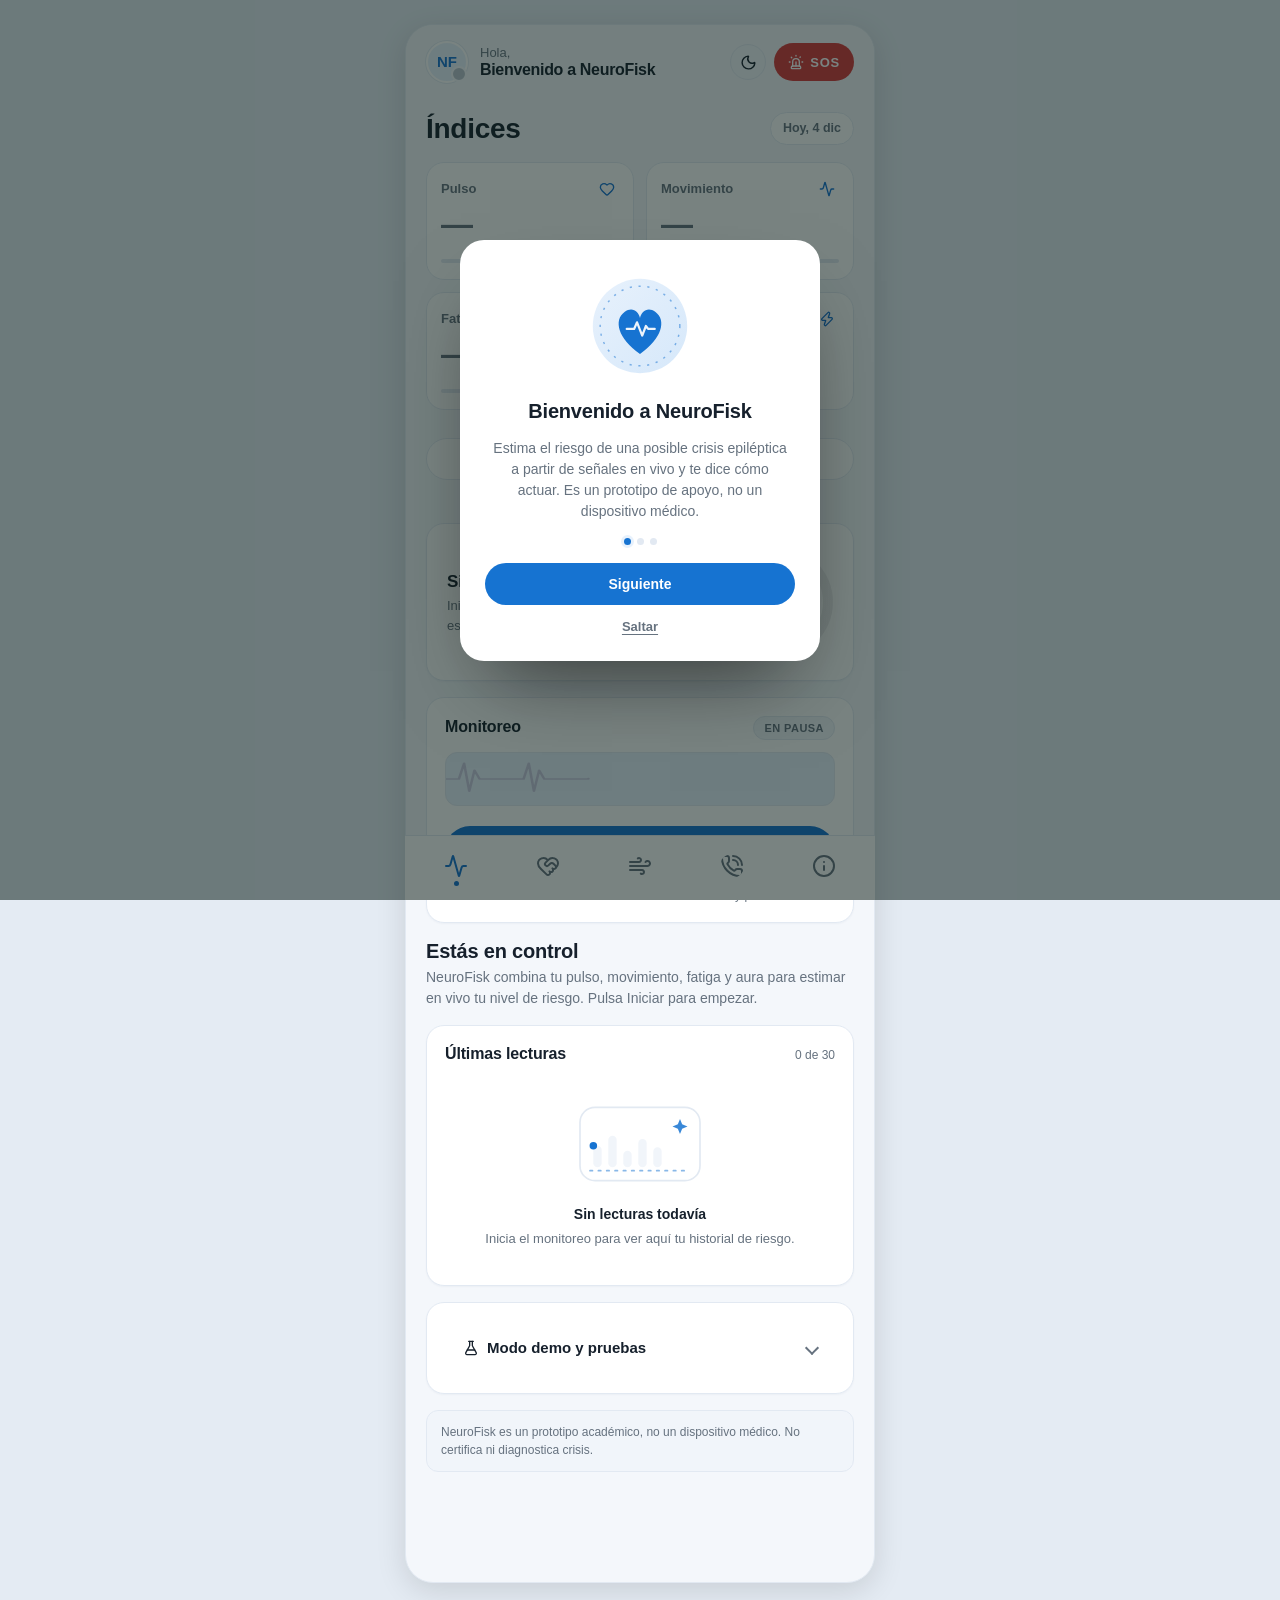
<file: neurofisk/index.html>
<!doctype html>
<html lang="es">
  <head>
    <meta charset="UTF-8" />
    <meta name="viewport" content="width=device-width, initial-scale=1.0, viewport-fit=cover" />
    <meta
      name="description"
      content="NeuroFisk: app que estima el riesgo de una posible crisis epiléptica a partir de señales en vivo y te recomienda cómo actuar."
    />
    <meta name="theme-color" content="#f2f2f7" />
    <script>
      (function () {
        try {
          var t = localStorage.getItem("nr-tema");
          var oscuro =
            t === "oscuro" ||
            ((!t || t === "sistema") &&
              window.matchMedia("(prefers-color-scheme: dark)").matches);
          var resuelto = oscuro ? "oscuro" : "claro";
          var raiz = document.documentElement;
          raiz.dataset.theme = resuelto;
          raiz.style.colorScheme = oscuro ? "dark" : "light";
          var meta = document.querySelector('meta[name="theme-color"]');
          if (meta) meta.setAttribute("content", oscuro ? "#000000" : "#f2f2f7");
        } catch (e) {}
      })();
    </script>
    <meta name="apple-mobile-web-app-capable" content="yes" />
    <meta name="apple-mobile-web-app-status-bar-style" content="default" />
    <meta name="apple-mobile-web-app-title" content="NeuroFisk" />
    <link rel="apple-touch-icon" href="./icono-apple-180.png" />
    <title>NeuroFisk — Monitoreo de crisis epilépticas</title>
    <link rel="preconnect" href="https://fonts.googleapis.com" />
    <link rel="preconnect" href="https://fonts.gstatic.com" crossorigin />
    <link
      href="https://fonts.googleapis.com/css2?family=JetBrains+Mono:wght@400;500&display=swap"
      rel="stylesheet"
    />
    <link rel="icon" type="image/svg+xml" href="./favicon.svg" />
    <script type="module" crossorigin src="./assets/index-CKJlkEEa.js"></script>
    <link rel="stylesheet" crossorigin href="./assets/index-DP1WGC_u.css">
  <link rel="manifest" href="./manifest.webmanifest"><script id="vite-plugin-pwa:register-sw" src="./registerSW.js" defer></script></head>
  <body>
    <div id="root"></div>
  </body>
</html>
</file>
<file: neurofisk/assets/index-DP1WGC_u.css>
:root{--lightningcss-light:initial;--lightningcss-dark: ;color-scheme:light;--fondo:#e6e3f4;--fondo-app:#f5f4fb;--superficie:#fff;--superficie-suave:#efedfa;--borde:#e4e1f3;--texto:#211c33;--texto-suave:#635c7a;--acento:#7c3aed;--acento-2:#d946ef;--acento-oscuro:#5b21b6;--acento-suave:#f3e8ff;--acento-suave-2:#e9d5ff;--acento-rgb:124, 58, 237;--acento-2-rgb:217, 70, 239;--ideal:#26a35c;--ideal-2:#46cb7c;--ideal-suave:#e6f7ed;--destacar:#e8a13c;--destacar-2:#f4c76a;--destacar-suave:#fdf4e4;--peligro:#dc4b4b;--peligro-2:#f17575;--peligro-suave:#fdeaea;--radio:20px;--radio-peq:12px;--fs-xs:12px;--fs-sm:13px;--fs-base:15px;--fs-md:15px;--fs-lg:17px;--fs-titulo:22px;--sp-1:6px;--sp-2:8px;--sp-3:10px;--sp-4:12px;--sp-5:14px;--sp-6:16px;--sp-7:20px;--sombra:0 1px 2px #16102a0d, 0 14px 32px -16px #16102a38;--sombra-alta:0 30px 60px -28px #16102a61;--grad-acento:linear-gradient(135deg, #d946ef 0%, #7c3aed 55%, #5b21b6 100%);--fuente:"Inter", system-ui, -apple-system, "Segoe UI", Roboto, sans-serif;--fuente-titulo:"Plus Jakarta Sans", "Inter", system-ui, -apple-system, "Segoe UI", Roboto, sans-serif}*{box-sizing:border-box;margin:0;padding:0}html{scroll-behavior:smooth}body{font-family:var(--fuente);color:var(--texto);background:var(--fondo);-webkit-font-smoothing:antialiased;-webkit-tap-highlight-color:transparent;line-height:1.6}button{font-family:inherit}h1,h2,h3{font-family:var(--fuente-titulo);letter-spacing:-.02em;color:var(--texto);text-wrap:balance;line-height:1.25}p{color:var(--texto-suave);text-wrap:pretty}::selection{background:var(--acento);color:#fff}:focus-visible{outline:3px solid var(--acento);outline-offset:2px;border-radius:6px}.app-fondo{background:radial-gradient(60% 50% at 12% -5%, rgba(var(--acento-2-rgb), .28), transparent 62%), radial-gradient(48% 42% at 92% 8%, #ec489929, transparent 60%), radial-gradient(65% 55% at 85% 105%, rgba(var(--acento-rgb), .22), transparent 62%), var(--fondo);background-attachment:fixed;min-height:100dvh;position:relative}.app-tel{z-index:1;background:linear-gradient(#f8f7fd 0%,#f1f0f9 100%);flex-direction:column;max-width:470px;min-height:100dvh;margin:0 auto;display:flex;position:relative}.app-tel:before{content:"";z-index:0;pointer-events:none;background:radial-gradient(120% 38% at 100% 0%, rgba(var(--acento-2-rgb), .1), transparent 62%), radial-gradient(120% 42% at 0% 100%, #ec489917, transparent 62%);position:absolute;inset:0}@media (width>=500px){.app-tel{box-shadow:var(--sombra-alta), 0 0 0 1px rgba(var(--acento-rgb), .06);border-left:1px solid #ffffffb3;border-right:1px solid #ffffffb3}.app-fondo{padding:24px 0}.app-tel{border-radius:34px;min-height:calc(100dvh - 48px);overflow:hidden}}.app-cabecera{z-index:20;padding:calc(14px + env(safe-area-inset-top)) 20px 12px;-webkit-backdrop-filter:blur(18px)saturate(160%);background:#faf9fdb8;justify-content:space-between;align-items:center;gap:12px;display:flex;position:sticky;top:0;box-shadow:0 14px 30px -26px #16102ab3}.app-cabecera:after{content:"";background:linear-gradient(90deg, transparent, rgba(var(--acento-rgb), .28), transparent);height:1px;position:absolute;inset:auto 0 0}.app-marca{align-items:center;gap:12px;display:flex}.app-logo{background:var(--grad-acento);color:#fff;width:42px;height:42px;font-family:var(--fuente-titulo);box-shadow:0 12px 24px -8px rgba(var(--acento-rgb), .75), inset 0 1px 0 #ffffff8c;border-radius:13px;place-items:center;font-size:15px;font-weight:700;display:grid;position:relative}.app-marca strong{font-family:var(--fuente-titulo);letter-spacing:-.02em;font-size:16px;display:block}.app-estado{color:var(--texto-suave);align-items:center;gap:6px;font-size:12px;display:inline-flex}.app-estado.on{color:var(--ideal)}.app-estado.on:before,.app-estado:not(.on):before{content:"";border-radius:50%;width:8px;height:8px}.app-estado.on:before{background:var(--ideal-2);box-shadow:0 0 0 3px var(--ideal-suave), 0 0 12px var(--ideal-2);animation:2s infinite pulso}.app-estado:not(.on):before{background:#b9b3cc}.app-version{color:var(--texto-suave);background:var(--superficie-suave);border:1px solid var(--borde);white-space:nowrap;border-radius:999px;padding:4px 10px;font-size:11px;font-weight:600}.app-cabecera-acciones{align-items:center;gap:8px;display:flex}.boton-tema{border:1px solid var(--borde);background:var(--superficie-suave);width:36px;height:36px;color:var(--texto);cursor:pointer;border-radius:999px;flex:none;place-items:center;transition:transform .16s,background .2s,color .2s,box-shadow .2s;display:grid}.boton-tema:hover{color:var(--acento);background:var(--acento-suave);box-shadow:0 10px 20px -12px rgba(var(--acento-rgb), .85)}.boton-tema:active{transform:scale(.9)}@media (width<=380px){.app-version{display:none}}.seg-control{background:var(--superficie-suave);border:1px solid var(--borde);border-radius:999px;gap:4px;padding:4px;display:inline-flex}.seg-opcion{color:var(--texto-suave);cursor:pointer;background:0 0;border:none;border-radius:999px;padding:7px 15px;font-size:13px;font-weight:600;transition:background .2s,color .2s,box-shadow .2s}.seg-opcion:hover{color:var(--acento)}.seg-opcion.activo{background:var(--grad-acento);color:#fff;box-shadow:0 10px 20px -12px rgba(var(--acento-rgb), .9)}.preferencia{flex-wrap:wrap;justify-content:space-between;align-items:center;gap:14px;display:flex}@keyframes pulso{0%,to{opacity:1}50%{opacity:.35}}.app-contenido{z-index:1;padding:20px 20px calc(150px + env(safe-area-inset-bottom));flex:1;position:relative}.pagina{flex-direction:column;gap:16px;display:flex}.pagina>:first-child{animation-delay:20ms}.pagina>:nth-child(7){animation-delay:.26s}.pagina>:nth-child(n+8){animation-delay:.3s}@keyframes aparecer{0%{opacity:0;transform:translateY(12px)}to{opacity:1;transform:translateY(0)}}.pagina>div:first-child .seccion-titulo{background:linear-gradient(115deg,#5b21b6 0%,#7c3aed 38%,#d946ef 72%,#ec4899 100%);-webkit-text-fill-color:transparent;color:#0000;-webkit-background-clip:text;background-clip:text}.seccion-sub{color:var(--texto-suave);margin-top:3px;font-size:14px}.seccion-titulo--sm{font-size:var(--fs-lg)}.col{flex-direction:column;display:flex}.gap-hair{gap:2px}.gap-1{gap:var(--sp-1)}.gap-2{gap:var(--sp-2)}.gap-3{gap:var(--sp-3)}.gap-4{gap:var(--sp-4)}.gap-5{gap:var(--sp-5)}.gap-6{gap:var(--sp-6)}.gap-7{gap:var(--sp-7)}.texto-md,.senal-valor.texto-md{font-size:var(--fs-md)}.mb-1{margin-bottom:var(--sp-1)}.nivel-numero,.senal-valor,.desglose-pct,.sos-cuenta,.nivel-detalle,.historial-guia span{font-variant-numeric:tabular-nums}.pagina section[id]{scroll-margin-top:88px}.lista-plana{list-style:none}.icono-linea{vertical-align:-2px}.sos-icono{margin:0 auto 4px;display:block}.tarjeta{background:var(--superficie);border:1px solid var(--borde);border-radius:var(--radio);box-shadow:var(--sombra);padding:18px;transition:transform .22s,box-shadow .22s}@media (hover:hover){.tarjeta:hover{box-shadow:var(--sombra-alta);transform:translateY(-2px)}}.tarjeta-titulo{justify-content:space-between;align-items:baseline;margin-bottom:12px;display:flex}.tarjeta-titulo h3{font-size:15px;font-weight:700}.tarjeta-titulo span{color:var(--texto-suave);font-size:12px}.nivel-riesgo{background:linear-gradient(135deg, var(--tinte,transparent) 0%, #fff 58%);border:1px solid var(--borde);border-radius:var(--radio);box-shadow:var(--sombra);align-items:center;gap:16px;padding:20px 20px 22px;display:flex;position:relative;overflow:hidden}.nivel-riesgo:before{content:"";background:linear-gradient(180deg, var(--color), transparent);width:6px;position:absolute;inset:0 auto 0 0}.nivel-riesgo.nivel-bajo{--tinte:#26a35c1a;box-shadow:0 20px 44px -24px #26a35c8c, var(--sombra)}.nivel-riesgo.nivel-moderado{--tinte:#e8a13c21;box-shadow:0 20px 44px -24px #e8a13c99, var(--sombra)}.nivel-riesgo.nivel-alto{--tinte:#dc4b4b21;box-shadow:0 20px 44px -24px #dc4b4ba6, var(--sombra)}.nivel-riesgo-info{flex:1;min-width:0}.nivel-etiqueta{color:var(--color);align-items:center;gap:6px;font-size:17px;font-weight:700;display:inline-flex}.nivel-detalle{color:var(--texto-suave);margin-top:2px;font-size:13px;display:block}.nivel-anillo{background:conic-gradient(from -90deg, var(--color) calc(var(--pct) * 1%), #16102a14 0);border-radius:50%;flex-shrink:0;place-items:center;width:96px;height:96px;display:grid;position:relative;box-shadow:0 10px 22px -12px #16102a80}.nivel-anillo:before{content:"";background:var(--superficie);border-radius:50%;position:absolute;inset:9px}.nivel-numero{z-index:1;align-items:baseline;gap:1px;display:flex;position:relative}.nivel-numero strong{color:var(--color);letter-spacing:-.04em;font-size:40px;font-weight:700;line-height:1}.nivel-numero small{color:var(--color);font-size:16px;font-weight:700}.nivel-barra-track{background:#16102a0f;border-radius:5px 5px 0 0;height:5px;position:absolute;bottom:0;left:20px;right:20px;overflow:hidden}.nivel-barra-fill{border-radius:inherit;height:100%;transition:width .6s}.senal{flex-direction:column;gap:8px;display:flex}.senal+.senal{border-top:1px dashed var(--borde);margin-top:16px;padding-top:16px}.senal-cabeza{align-items:center;gap:10px;display:flex}.senal-icono{background:linear-gradient(135deg, var(--acento-suave), var(--acento-suave-2));width:32px;height:32px;color:var(--acento);border-radius:10px;place-items:center;display:grid;box-shadow:inset 0 1px #fffc}.senal-etiqueta{color:var(--texto);flex:1;font-size:14px;font-weight:600}.senal-valor{color:var(--texto);font-size:18px}.senal-valor small{color:var(--texto-suave);margin-left:2px;font-size:12px;font-weight:500}.senal-bar{background:var(--superficie-suave);border-radius:999px;height:8px;overflow:hidden;box-shadow:inset 0 1px 2px #16102a12}.senal-bar-fill{border-radius:inherit;background:linear-gradient(90deg, var(--acento), var(--acento-2));height:100%;box-shadow:0 0 14px -2px rgba(var(--acento-2-rgb), .8);transition:width .5s}.aura{color:var(--texto-suave);border-radius:var(--radio-peq);background:var(--superficie-suave);align-items:center;gap:8px;padding:10px 12px;font-size:13px;font-weight:600;display:flex}.aura.activo{color:var(--peligro);background:var(--peligro-suave);animation:1.6s infinite pulso;box-shadow:inset 0 0 0 1px #dc4b4b40}.historial{align-items:flex-end;gap:3px;height:92px;padding-top:8px;display:flex}.historial-barra{border-radius:4px 4px 0 0;flex:1;min-width:3px;transition:opacity .2s;box-shadow:0 -4px 12px -6px #16102a80}.historial-barra:hover{opacity:.75}.historial-marco{position:relative}.historial-guia{border-top:1px dashed var(--borde);pointer-events:none;position:absolute;left:0;right:0}.historial-guia span{color:var(--texto-suave);font-size:10px;position:absolute;top:-15px;right:0}.historial-guia-alto{border-top-color:#dc4b4b66}.vacio{color:var(--texto-suave);text-align:center;flex-direction:column;align-items:center;gap:4px;padding:18px 12px;font-size:13px;display:flex}.vacio strong{color:var(--texto);font-size:14px}.vacio svg{color:var(--acento);opacity:.85;margin-bottom:2px}.tendencia{background:var(--superficie-suave);color:var(--texto-suave);border:1px solid var(--borde);border-radius:999px;align-items:center;gap:4px;margin-top:8px;padding:3px 9px;font-size:12px;font-weight:600;display:inline-flex}.tendencia-sube{color:var(--peligro);background:var(--peligro-suave);border-color:#0000}.tendencia-baja{color:var(--ideal);background:var(--ideal-suave);border-color:#0000}.desglose{flex-direction:column;gap:12px;display:flex}.desglose-fila{align-items:center;gap:10px;display:flex}.desglose-nombre{color:var(--texto);flex:0 0 108px;font-size:12.5px}.desglose-barra{background:var(--superficie-suave);border-radius:999px;flex:1;height:8px;overflow:hidden;box-shadow:inset 0 1px 2px #16102a12}.desglose-fill{border-radius:inherit;background:linear-gradient(90deg, var(--acento), var(--acento-2));height:100%;transition:width .5s}.desglose-pct{text-align:right;color:var(--texto-suave);flex:0 0 38px;font-size:12px;font-weight:600}.desglose-basal{color:var(--texto-suave);margin:2px 0 0;font-size:12px;line-height:1.4}.spinner{border:2px solid #ffffff73;border-top-color:#fff;border-radius:50%;width:15px;height:15px;animation:.7s linear infinite girar}@keyframes girar{to{transform:rotate(360deg)}}.toast-capa{left:50%;bottom:calc(150px + env(safe-area-inset-bottom));pointer-events:none;z-index:50;justify-content:center;width:100%;max-width:470px;padding:0 16px;display:flex;position:fixed;transform:translate(-50%)}.toast{color:#eaf5f2;background:#2a1b4d;border-radius:999px;align-items:center;gap:8px;padding:10px 16px;font-size:13px;font-weight:600;animation:.25s subir;display:inline-flex;box-shadow:0 16px 34px -14px #0009}.sr-only{clip:rect(0, 0, 0, 0);white-space:nowrap;border:0;width:1px;height:1px;margin:-1px;padding:0;position:absolute;overflow:hidden}.btn-grupo{flex-wrap:wrap;gap:10px;display:flex}.boton,.boton-secundario,.boton-peligro{cursor:pointer;border:1px solid #0000;border-radius:999px;justify-content:center;align-items:center;gap:8px;padding:12px 18px;font-size:14px;font-weight:600;transition:transform .14s,box-shadow .18s,filter .18s,background .18s;display:inline-flex}.boton{background:var(--grad-acento);color:#fff;box-shadow:0 12px 24px -8px rgba(var(--acento-rgb), .7), inset 0 1px 0 #ffffff59}.boton:hover{filter:brightness(1.07);box-shadow:0 16px 28px -8px rgba(var(--acento-rgb), .8), inset 0 1px 0 #ffffff59;transform:translateY(-1px)}.boton:active{transform:translateY(1px)}.boton:disabled{opacity:.55;cursor:not-allowed;box-shadow:none;filter:grayscale(.2)}.boton-secundario{background:var(--superficie);color:var(--texto);border-color:var(--borde);box-shadow:0 8px 18px -12px #16102a99}.boton-secundario:hover{background:var(--superficie-suave);transform:translateY(-1px)}.boton-peligro{background:linear-gradient(135deg, var(--peligro-2), var(--peligro));color:#fff;box-shadow:0 12px 24px -8px #dc4b4ba6,inset 0 1px #ffffff4d}.boton-peligro:hover{filter:brightness(1.06);transform:translateY(-1px)}.boton-ancho{width:100%}.sos-zona{flex-direction:column;align-items:center;gap:14px;padding:10px 0 4px;display:flex}.boton-sos{cursor:pointer;background:radial-gradient(circle at 32% 26%, #ff9d9d, var(--peligro) 62%);color:#fff;letter-spacing:2px;border:none;border-radius:50%;place-items:center;width:148px;height:148px;font-size:26px;font-weight:800;transition:transform .14s,box-shadow .18s;display:grid;position:relative;box-shadow:0 18px 38px #dc4b4b73,inset 0 -6px 14px #00000024,inset 0 2px #ffffff59}.boton-sos span{z-index:2;align-items:center;gap:8px;display:inline-flex;position:relative}.boton-sos:before,.boton-sos:after{content:"";border:2px solid #dc4b4b80;border-radius:50%;animation:2.4s ease-out infinite onda;position:absolute;inset:0}.boton-sos:after{animation-delay:1.2s}@keyframes onda{0%{opacity:.7;transform:scale(1)}to{opacity:0;transform:scale(1.4)}}.boton-sos:hover{transform:scale(1.03)}.boton-sos:active{transform:scale(.97)}.sos-aviso{text-align:center;color:var(--texto-suave);font-size:13px}.sos-confirmado{color:var(--ideal);background:var(--ideal-suave);border:1px solid var(--ideal);border-radius:999px;padding:10px 16px;font-size:14px;font-weight:600;box-shadow:0 10px 22px -12px #26a35ccc}.fab-capa{left:50%;bottom:calc(76px + env(safe-area-inset-bottom));pointer-events:none;z-index:45;justify-content:flex-end;width:100%;max-width:470px;padding:0 16px;display:flex;position:fixed;transform:translate(-50%)}.fab-sos{pointer-events:auto;cursor:pointer;color:#fff;letter-spacing:.6px;background:radial-gradient(circle at 32% 26%, #ff9d9d, var(--peligro) 62%);border:none;border-radius:50%;flex-direction:column;justify-content:center;align-items:center;gap:0;width:60px;height:60px;font-size:9px;font-weight:800;transition:transform .14s,box-shadow .18s;display:inline-flex;box-shadow:0 14px 28px -8px #dc4b4bb3,inset 0 2px #ffffff59}.fab-sos:hover{transform:scale(1.06);box-shadow:0 18px 32px -8px #dc4b4bcc,inset 0 2px #ffffff59}.fab-sos:active{transform:scale(.95)}.sos-cuenta-anillo{background:conic-gradient(from -90deg, var(--peligro) calc(var(--pct) * 1%), #16102a1a 0);border-radius:50%;place-items:center;width:112px;height:112px;margin:0 auto;display:grid;position:relative;box-shadow:0 14px 30px -16px #dc4b4be6}.sos-cuenta-anillo:before{content:"";background:var(--superficie);border-radius:50%;position:absolute;inset:9px}.sos-cuenta{z-index:1;letter-spacing:-.04em;color:var(--peligro);font-size:52px;font-weight:800;line-height:1;animation:1s infinite pulso;position:relative}.campo{flex-direction:column;gap:6px;display:flex}.campo label{color:var(--texto);font-size:13px;font-weight:600}.campo input{color:var(--texto);background:var(--superficie);border:1px solid var(--borde);border-radius:var(--radio-peq);padding:12px 14px;font-family:inherit;font-size:15px;transition:border-color .15s,box-shadow .15s}.campo input::placeholder{color:#a49cb8}.campo input:focus{border-color:var(--acento);box-shadow:0 0 0 4px var(--acento-suave);outline:none}.nivel-actual{border-left-width:6px;justify-content:space-between;align-items:center;padding:14px 18px;display:flex}.recomendaciones{flex-direction:column;gap:12px;list-style:none;display:flex}.recomendacion{background:var(--superficie);border:1px solid var(--borde);border-radius:var(--radio);box-shadow:var(--sombra);color:var(--texto);border-left-width:4px;align-items:flex-start;gap:14px;padding:16px;font-size:14px;transition:transform .22s,box-shadow .22s;display:flex}@media (hover:hover){.recomendacion:hover{box-shadow:var(--sombra-alta);transform:translateY(-2px)}}.recomendacion-num{color:#fff;border-radius:50%;flex-shrink:0;place-items:center;width:30px;height:30px;font-size:13px;font-weight:700;display:grid;box-shadow:0 8px 16px -8px #16102ab3}.aviso{color:var(--texto-suave);background:var(--superficie-suave);border:1px solid var(--borde);border-radius:var(--radio-peq);padding:12px 14px;font-size:12px;line-height:1.5}.aviso strong{color:var(--texto)}.aviso-peligro{background:var(--peligro-suave);color:#9c3a3a;border-color:#dc4b4b59}.indice{flex-wrap:wrap;gap:8px;display:flex}.indice-chip{border:1px solid var(--borde);background:var(--superficie);color:var(--texto-suave);cursor:pointer;border-radius:999px;padding:6px 13px;font-size:13px;font-weight:600;transition:color .2s,background .2s,border-color .2s}.indice-chip:hover{color:var(--acento);background:var(--acento-suave);border-color:#0000}.aviso-medico{background:var(--peligro-suave);border-radius:var(--radio);border:1px solid #dc4b4b4d;align-items:flex-start;gap:12px;padding:16px 18px;display:flex}.aviso-medico-icono{color:var(--peligro);flex:none;margin-top:2px}.aviso-medico strong{font-family:var(--fuente-titulo);color:var(--texto);margin-bottom:3px;display:block}.aviso-medico p{color:var(--texto-suave);font-size:13px;line-height:1.55}.chips{gap:8px;margin-bottom:10px;display:flex}.chip{color:var(--texto-suave);background:var(--superficie);border:1px solid var(--borde);cursor:pointer;border-radius:999px;align-items:center;gap:6px;padding:8px 14px;font-size:13px;font-weight:600;transition:color .15s,background .15s,border-color .15s,box-shadow .15s;display:inline-flex}.chip:hover{background:var(--superficie-suave)}.chip.activo{color:#fff;background:var(--grad-acento);box-shadow:0 10px 20px -10px rgba(var(--acento-rgb), .8);border-color:#0000}.chip-conectado{color:var(--ideal);background:var(--ideal-suave);border-color:var(--ideal)}.conexion-activo{flex-wrap:wrap;align-items:center;gap:10px;display:flex}.banner-error{background:var(--peligro-suave);border-radius:var(--radio-peq);border:1px solid #dc4b4b59;flex-direction:column;gap:10px;padding:12px 14px;display:flex}.banner-error p{color:#9c3a3a;font-size:13px}.banner-error .btn-grupo .boton,.banner-error .btn-grupo .boton-secundario{flex:1}.paso{background:var(--superficie);border:1px solid var(--borde);border-radius:var(--radio);box-shadow:var(--sombra);align-items:flex-start;gap:14px;padding:16px;transition:transform .22s,box-shadow .22s;display:flex}@media (hover:hover){.paso:hover{box-shadow:var(--sombra-alta);transform:translateY(-2px)}}.paso-numero{background:linear-gradient(135deg, var(--acento-suave), var(--acento-suave-2));width:34px;height:34px;color:var(--acento);border-radius:12px;flex-shrink:0;place-items:center;font-size:14px;font-weight:700;display:grid;box-shadow:inset 0 1px #fffc}.paso h3{margin-bottom:2px;font-size:15px}.paso p{font-size:13px}.formula{border-radius:var(--radio);box-shadow:inset 0 1px 0 #ffffff14, var(--sombra);background:linear-gradient(160deg,#241a45,#1a1233);padding:18px;position:relative;overflow-x:auto}.formula pre{color:#f1edfb;font-family:JetBrains Mono,Cascadia Code,Consolas,monospace;font-size:13px;line-height:1.7}.formula .comentario{color:#e9d5ff}.fase{align-items:flex-start;gap:14px;padding-bottom:18px;display:flex;position:relative}.fase:last-child{padding-bottom:0}.fase:before{content:"";background:var(--borde);width:2px;position:absolute;top:22px;bottom:-4px;left:9px}.fase:last-child:before{display:none}.fase-punto{border:5px solid var(--borde);background:var(--superficie);z-index:1;border-radius:50%;flex-shrink:0;width:20px;height:20px}.fase.actual .fase-punto{border-color:var(--acento);background:var(--acento);box-shadow:0 0 0 4px var(--acento-suave), 0 0 16px -2px var(--acento-2)}.fase.ok .fase-punto{border-color:var(--ideal);background:var(--ideal)}.fase-cabecera{flex-wrap:wrap;align-items:center;gap:8px;display:flex}.fase-cabecera h3{font-size:15px}.badge-fase{background:var(--superficie-suave);color:var(--texto-suave);border:1px solid var(--borde);border-radius:999px;padding:3px 9px;font-size:11px;font-weight:600}.badge-fase.actual{background:var(--acento-suave);color:var(--acento-oscuro);border-color:#0000}.fase p{margin-top:2px;font-size:13px}.acordeon{background:var(--superficie);border:1px solid var(--borde);border-radius:var(--radio);box-shadow:var(--sombra);overflow:hidden}.acordeon-boton{text-align:left;width:100%;color:var(--texto);cursor:pointer;background:0 0;border:none;justify-content:space-between;align-items:center;gap:10px;padding:15px 18px;font-size:14px;font-weight:600;display:flex}.acordeon-boton span{color:var(--texto-suave);font-size:16px;transition:transform .2s}.acordeon-boton.activo span{color:var(--acento);transform:rotate(45deg)}.acordeon-contenido{max-height:0;transition:max-height .25s;overflow:hidden}.acordeon-contenido.abierto{max-height:560px}.acordeon-contenido p{padding:0 18px 16px;font-size:13px}.bitacora-item{align-items:baseline;gap:12px;display:flex}.bitacora-item strong{color:var(--acento);white-space:nowrap;font-size:12px}.bitacora-item p{font-size:13px}.nav-inferior{-webkit-backdrop-filter:blur(20px)saturate(150%);width:100%;max-width:470px;padding:8px 10px calc(8px + env(safe-area-inset-bottom));z-index:40;background:#ffffffd1;border-top:1px solid #ffffffb3;grid-template-columns:repeat(4,1fr);gap:4px;display:grid;position:fixed;bottom:0;left:50%;transform:translate(-50%);box-shadow:0 -14px 34px -22px #16102ab3}.nav-item{color:var(--texto-suave);border-radius:14px;flex-direction:column;align-items:center;gap:3px;padding:8px 4px;font-size:11px;font-weight:600;text-decoration:none;transition:color .15s,background .15s,box-shadow .18s,transform .15s;display:flex}.nav-item:hover{color:var(--acento);background:var(--acento-suave)}.nav-item.active{color:#fff;background:var(--grad-acento);box-shadow:0 12px 22px -10px rgba(var(--acento-rgb), .85);transform:translateY(-1px)}.overlay-alerta{z-index:60;-webkit-backdrop-filter:blur(6px);background:#0b1e1b8c;place-items:center;padding:24px;display:grid;position:fixed;inset:0}.overlay-alerta-caja{background:var(--superficie);text-align:center;border:1px solid #ffffffb3;border-radius:24px;flex-direction:column;gap:14px;width:100%;max-width:360px;max-height:92vh;padding:26px 24px;animation:.25s subir;display:flex;overflow-y:auto;box-shadow:0 40px 80px -30px #0009}@keyframes subir{0%{opacity:0;transform:translateY(14px)}to{opacity:1;transform:translateY(0)}}.overlay-icono{background:linear-gradient(135deg, var(--peligro-suave), #fbdcdc);width:64px;height:64px;color:var(--peligro);border-radius:50%;place-items:center;margin:0 auto;font-size:30px;font-weight:800;display:grid;box-shadow:0 12px 26px -14px #dc4b4be6}.overlay-alerta-caja h2{font-size:20px}.overlay-alerta-caja p{font-size:14px}.overlay-alerta-caja .btn-grupo{margin-top:4px}.overlay-alerta-caja .btn-grupo .boton,.overlay-alerta-caja .btn-grupo .boton-peligro{flex:1}.alarma-sonido{border:1px solid var(--borde);background:var(--superficie-suave);color:var(--texto-suave);cursor:pointer;border-radius:999px;align-self:center;align-items:center;gap:8px;padding:8px 15px;font-size:13px;font-weight:600;transition:color .2s,background .2s;display:inline-flex}.alarma-sonido:hover{color:var(--acento);background:var(--acento-suave)}.estado-notif{background:var(--superficie-suave);color:var(--texto-suave);border:1px solid var(--borde);white-space:nowrap;border-radius:999px;padding:5px 12px;font-size:12px;font-weight:600}.estado-notif.ok{background:var(--ideal-suave);color:var(--ideal);border-color:#0000}.estado-notif.no{background:var(--peligro-suave);color:var(--peligro);border-color:#0000}.app-tel.alarma-activa{animation:1.1s ease-in-out infinite marcoAlarma}@keyframes marcoAlarma{0%,to{box-shadow:inset 0 0 0 2px #dc4b4b59,0 0 44px -12px #dc4b4b80}50%{box-shadow:inset 0 0 0 4px #dc4b4bb3,0 0 76px -6px #dc4b4bbf}}.app-fondo:before,.app-fondo:after{content:"";filter:blur(70px);opacity:.5;pointer-events:none;z-index:0;border-radius:50%;position:fixed}.app-fondo:before{background:radial-gradient(circle, rgba(var(--acento-2-rgb), .8), transparent 70%);width:340px;height:340px;animation:16s ease-in-out infinite flotar;top:-90px;left:-70px}.app-fondo:after{background:radial-gradient(circle,#ec489999,#0000 70%);width:380px;height:380px;animation:21s ease-in-out infinite reverse flotar;bottom:-130px;right:-90px}@keyframes flotar{0%,to{transform:translate(0)scale(1)}50%{transform:translate(34px,-26px)scale(1.12)}}.latido{border:1px solid var(--borde);background:linear-gradient(180deg, rgba(var(--acento-rgb), .07), rgba(var(--acento-rgb), .02));border-radius:12px;height:54px;margin:2px 0 8px;overflow:hidden}.latido svg{width:100%;height:100%;display:block}.latido-linea{fill:none;stroke:var(--acento-2);stroke-width:2px;stroke-linecap:round;stroke-linejoin:round;filter:drop-shadow(0 0 5px rgba(var(--acento-2-rgb), .85));stroke-dasharray:250 560;animation:3.4s linear infinite latido-trazo}.latido:not(.activo) .latido-linea{stroke:#b9b0d0;filter:none;opacity:.6;animation-duration:8s}@keyframes latido-trazo{0%{stroke-dashoffset:810px}to{stroke-dashoffset:0}}.app-logo:after{content:"";border-radius:inherit;mix-blend-mode:screen;background:linear-gradient(120deg,#0000 32%,#fff9 50%,#0000 68%) 0 0/220% 100%;animation:4.5s ease-in-out infinite brillo;position:absolute;inset:0}@keyframes brillo{0%,55%{background-position:180% 0}to{background-position:-80% 0}}.senal-bar-fill{position:relative;overflow:hidden}.senal-bar-fill:after{content:"";background:linear-gradient(90deg,#0000,#ffffffa6,#0000);animation:2.6s ease-in-out infinite destello;position:absolute;inset:0;transform:translate(-100%)}@keyframes destello{0%{transform:translate(-100%)}55%,to{transform:translate(230%)}}.nivel-riesgo.nivel-alto .nivel-anillo{animation:1.6s ease-in-out infinite anillo-pulso}@keyframes anillo-pulso{0%,to{box-shadow:0 0 #d6393966}50%{box-shadow:0 0 0 10px #d6393900}}.overlay-alerta-caja .chips{flex-wrap:wrap;justify-content:center}.onboarding-salto{color:var(--texto-suave);cursor:pointer;text-underline-offset:3px;background:0 0;border:none;font-size:13px;font-weight:600;text-decoration:underline}.onboarding-pasos{justify-content:center;gap:6px;margin-top:2px;display:flex}.onboarding-punto{background:var(--borde);border-radius:50%;width:7px;height:7px}.onboarding-punto.activo{background:var(--acento);box-shadow:0 0 0 3px var(--acento-suave)}:root[data-theme=oscuro]{--lightningcss-light: ;--lightningcss-dark:initial;color-scheme:dark;--fondo:#0d0a1a;--fondo-app:#14102b;--superficie:#1b1533;--superficie-suave:#241d40;--borde:#302852;--texto:#efeaf9;--texto-suave:#a79fbf;--acento:#a78bfa;--acento-2:#e879f9;--acento-oscuro:#8b5cf6;--acento-suave:#2a1b4d;--acento-suave-2:#3b2a63;--acento-rgb:167, 139, 250;--acento-2-rgb:232, 121, 249;--ideal:#3fbf78;--ideal-2:#57d38f;--ideal-suave:#12321f;--destacar:#ecb057;--destacar-2:#f4c579;--destacar-suave:#33290f;--peligro:#ef6a6a;--peligro-2:#f58c8c;--peligro-suave:#33191a;--sombra:0 1px 2px #0006, 0 14px 32px -16px #000000b3;--sombra-alta:0 30px 60px -28px #000000d9}:root[data-theme=oscuro] .app-fondo{background:radial-gradient(60% 50% at 12% -5%, rgba(var(--acento-2-rgb), .2), transparent 62%), radial-gradient(48% 42% at 92% 8%, #ec48991f, transparent 60%), radial-gradient(65% 55% at 85% 105%, rgba(var(--acento-rgb), .18), transparent 62%), var(--fondo)}:root[data-theme=oscuro] .app-fondo:before,:root[data-theme=oscuro] .app-fondo:after{opacity:.32}:root[data-theme=oscuro] .app-tel{background:linear-gradient(#171230 0%,#110d24 100%)}:root[data-theme=oscuro] .app-tel:before{background:radial-gradient(120% 38% at 100% 0%, rgba(var(--acento-2-rgb), .08), transparent 62%), radial-gradient(120% 42% at 0% 100%, #ec48990f, transparent 62%)}:root[data-theme=oscuro] .app-cabecera{background:#14102bb8;box-shadow:0 14px 30px -26px #000000e6}:root[data-theme=oscuro] .nav-inferior{background:#181330d9;border-top-color:#ffffff0f}:root[data-theme=oscuro] .nivel-riesgo{background:linear-gradient(135deg, var(--tinte,transparent) 0%, var(--superficie) 58%)}:root[data-theme=oscuro] .senal-icono,:root[data-theme=oscuro] .paso-numero{background:linear-gradient(135deg, var(--acento-suave), var(--acento-suave-2))}:root[data-theme=oscuro] .campo input::placeholder{color:#837a9e}:root[data-theme=oscuro] .formula{background:linear-gradient(160deg,#1c1436,#140f26)}:root[data-theme=oscuro] .overlay-alerta-caja{border-color:#ffffff14}:root[data-theme=oscuro] .pagina>div:first-child .seccion-titulo{background:linear-gradient(115deg,#e879f9 0%,#a78bfa 42%,#f0abfc 100%);-webkit-background-clip:text;background-clip:text}:root[data-theme=oscuro] .historial-guia{border-top-color:#ffffff24}.hero{flex-direction:column;gap:14px;display:flex}.hero-arte,.info-arte{border-radius:var(--radio);filter:drop-shadow(0 12px 24px #16102a29);width:100%;height:auto;display:block}.vacio .vacio-arte{opacity:1;width:150px;max-width:72%;height:auto;margin-bottom:6px}.onboarding-arte{width:118px;height:118px;margin:0 auto;display:block}@media (forced-colors:active){.pagina>div:first-child .seccion-titulo,.chip.activo,.nav-item.active{-webkit-text-fill-color:currentColor;color:buttontext;background:buttonface}.nivel-anillo{background:0 0;border:3px solid}.nivel-anillo:before{display:none}.sos-cuenta-anillo{background:0 0;border:3px solid}}@media (prefers-reduced-motion:reduce){*,:before,:after{scroll-behavior:auto!important;transition-duration:.001ms!important;animation-duration:.001ms!important;animation-iteration-count:1!important}}.btn-ancho{width:100%}.boton-grande{margin-top:4px;padding:15px 20px;font-size:16px}.tarjeta-titulo .estado-pill{letter-spacing:.04em;background:var(--superficie-suave);border:1px solid var(--borde);border-radius:999px;padding:3px 10px;font-size:11px;font-weight:700}.tarjeta-titulo .estado-pill.on{color:var(--ideal);background:var(--ideal-suave);border-color:#0000}.fuente-actual{font-size:var(--fs-xs);text-align:center;margin-top:10px}.nivel-riesgo.nivel-sin-datos{--tinte:#16102a08}.nivel-riesgo.nivel-sin-datos .nivel-etiqueta{color:var(--texto)}.nivel-riesgo.nivel-sin-datos .nivel-numero strong{color:var(--texto-suave);font-size:32px}.senal-vacia .senal-valor{color:var(--texto-suave)}.sos-cabecera{cursor:pointer;color:#fff;letter-spacing:.06em;background:linear-gradient(135deg, var(--peligro-2), var(--peligro));border:none;border-radius:999px;align-items:center;gap:6px;height:38px;padding:0 14px;font-size:13px;font-weight:800;transition:transform .14s,filter .18s;display:inline-flex;box-shadow:0 10px 20px -8px #dc4b4bbf,inset 0 1px #ffffff59}.sos-cabecera:hover{filter:brightness(1.07);transform:translateY(-1px)}.sos-cabecera:active{transform:scale(.96)}.app-contenido{padding-bottom:calc(110px + env(safe-area-inset-bottom))}.plegable{padding:0}.plegable>summary{cursor:pointer;font-family:var(--fuente-titulo);font-weight:700;font-size:var(--fs-md);color:var(--texto);align-items:center;gap:8px;padding:16px 18px;list-style:none;display:flex}.plegable>summary::-webkit-details-marker{display:none}.plegable>summary:after{content:"";border-right:2px solid var(--texto-suave);border-bottom:2px solid var(--texto-suave);width:8px;height:8px;margin-left:auto;transition:transform .2s;transform:rotate(45deg)}.plegable[open]>summary:after{transform:rotate(-135deg)}.plegable-cuerpo{flex-direction:column;gap:14px;padding:0 18px 18px;display:flex}.plegable-cuerpo>.tarjeta{box-shadow:none;background:0 0;border:none;padding:0}.tarjeta>.aura,.tarjeta>.btn-ancho,.tarjeta>.aviso{margin-top:12px}.tarjeta>.senal+.aura{margin-top:18px}.nivel-verificando{color:var(--peligro);align-items:center;gap:5px;font-weight:600;display:inline-flex}.escena-nivel{border-left:6px solid var(--color);padding:0;overflow:hidden}.escena-arte{width:100%;height:auto;display:block}.escena-texto{border-top:1px solid var(--borde);padding:14px 18px 16px}.escena-texto .nivel-etiqueta{color:var(--texto)}.escena-texto a{color:var(--acento);font-weight:600}.recomendacion-icono{width:36px;height:36px;color:var(--color);background:color-mix(in srgb, var(--color) 14%, transparent);border-radius:12px;flex-shrink:0;place-items:center;display:grid}.telefono-fila{grid-template-columns:minmax(0,.9fr) minmax(0,1.1fr);gap:8px;display:grid}.telefono-pais{color:var(--texto);background:var(--superficie);border:1px solid var(--borde);border-radius:var(--radio-peq);cursor:pointer;min-width:0;padding:12px 10px;font-family:inherit;font-size:14px}.telefono-pais:focus{border-color:var(--acento);box-shadow:0 0 0 4px var(--acento-suave);outline:none}.telefono-numero{align-items:center;min-width:0;display:flex;position:relative}.telefono-prefijo{color:var(--texto-suave);pointer-events:none;font-size:15px;font-weight:600;position:absolute;left:12px}.campo .telefono-numero input{width:100%;padding-left:54px}.campo-ayuda{font-size:var(--fs-xs)}.contacto-acciones{grid-template-columns:1fr 1fr;gap:10px;display:grid}.boton-llamar{background:linear-gradient(135deg, var(--ideal-2), var(--ideal));box-shadow:0 12px 24px -8px #26a35c99,inset 0 1px #ffffff59}.boton-llamar:hover{box-shadow:0 16px 28px -8px #26a35cb3,inset 0 1px #ffffff59}.overlay-alerta-caja .boton-llamar{margin-bottom:10px}.linea-emergencias{border-radius:var(--radio);background:var(--peligro-suave);color:var(--peligro);border:1px solid #0000;align-items:center;gap:10px;padding:14px 18px;font-size:14px;text-decoration:none;display:flex}.linea-emergencias:hover{border-color:var(--peligro-2)}.linea-emergencias strong{font-size:16px}:root[data-theme=oscuro] .linea-emergencias{color:var(--peligro-2);background:#dc4b4b29}.nav-inferior{grid-template-columns:repeat(5,1fr);gap:2px;padding-left:6px;padding-right:6px}.nav-item{min-width:0;padding:8px 2px;font-size:10.5px}.nav-item span{text-overflow:ellipsis;white-space:nowrap;max-width:100%;overflow:hidden}.respiracion{flex-direction:column;gap:14px;display:flex}.respiracion-escenario{place-items:center;height:220px;display:grid;position:relative}.respiracion-halo{border:2px dashed rgba(var(--acento-rgb), .25);border-radius:50%;width:200px;height:200px;position:absolute}.respiracion-circulo{background:radial-gradient(circle at 35% 30%, #a7e3d6, #5cb8b0 55%, var(--acento) 120%);will-change:transform;border-radius:50%;width:190px;height:190px;transition-property:transform;transition-timing-function:ease-in-out;position:absolute;box-shadow:0 24px 50px -20px #5cb8b0cc}.respiracion-circulo.fase-exhala{background:radial-gradient(circle at 35% 30%, #c9b8f7, #8f78e8 55%, var(--acento) 120%)}.respiracion-texto{color:#fff;text-shadow:0 1px 6px #16102a59;pointer-events:none;flex-direction:column;align-items:center;display:flex;position:relative}.respiracion-texto strong{font-family:var(--fuente-titulo);font-size:24px;line-height:1.1}.respiracion-texto span{font-variant-numeric:tabular-nums;font-size:15px;font-weight:600}.frases-apoyo{scroll-snap-type:x mandatory;gap:12px;padding:14px;display:flex;overflow-x:auto}.frases-apoyo p{scroll-snap-align:start;font-family:var(--fuente-titulo);color:var(--texto);background:var(--acento-suave);border-radius:var(--radio-peq);flex:0 0 78%;padding:14px 16px;font-size:15px;font-weight:600}.anclaje{flex-direction:column;gap:14px;display:flex}.anclaje-pasos{justify-content:space-between;gap:6px;list-style:none;display:flex}.anclaje-punto{width:36px;height:36px;color:var(--texto-suave);background:var(--superficie-suave);border:1px solid var(--borde);border-radius:50%;place-items:center;font-size:14px;font-weight:700;transition:background .2s,color .2s,transform .2s;display:grid}.anclaje-punto.hecho{color:#fff;background:var(--ideal);border-color:#0000}.anclaje-punto.actual{color:#fff;background:var(--grad-acento);border-color:#0000;transform:scale(1.12)}.anclaje-tarjeta{text-align:center;border-radius:var(--radio-peq);background:var(--superficie-suave);flex-direction:column;align-items:center;gap:8px;padding:18px 16px;display:flex}.anclaje-tarjeta strong{font-family:var(--fuente-titulo);color:var(--texto);font-size:17px}.anclaje-tarjeta p{margin-bottom:4px;font-size:14px}.anclaje-numero{font-family:var(--fuente-titulo);background:var(--grad-acento);color:#0000;-webkit-background-clip:text;background-clip:text;font-size:40px;font-weight:800;line-height:1}.calma-escala{flex-direction:column;gap:6px;display:flex}.calma-escala>span{color:var(--texto);font-size:13px;font-weight:600}.chip-num{flex:1;justify-content:center;min-width:40px}.calma-historial ul{flex-direction:column;margin-top:8px;list-style:none;display:flex}.calma-historial li{color:var(--texto-suave);border-top:1px dashed var(--borde);justify-content:space-between;align-items:center;padding:8px 0;font-size:13px;display:flex}.calma-historial li strong{color:var(--texto);font-variant-numeric:tabular-nums;align-items:center;gap:4px;display:inline-flex}.calma-seguridad{flex-direction:column;gap:12px;display:flex}.calma-seguridad h3{font-size:16px}.calma-seguridad p{font-size:14px}.tarjeta-titulo h3 .icono-linea{vertical-align:-3px;color:var(--acento);margin-right:4px}.acceso-calma{color:inherit;align-items:center;gap:14px;text-decoration:none;display:flex}.acceso-calma-icono{color:#fff;background:linear-gradient(135deg,#7cc6c0,#5cb8b0);border-radius:14px;flex-shrink:0;place-items:center;width:46px;height:46px;display:grid;box-shadow:0 10px 20px -10px #5cb8b0e6}.acceso-calma strong{font-family:var(--fuente-titulo);color:var(--texto);display:block}.acceso-calma span{color:var(--texto-suave);font-size:13px}.acceso-calma .acceso-flecha{color:var(--texto-suave);margin-left:auto}.frases-apoyo{scrollbar-width:none}.frases-apoyo::-webkit-scrollbar{display:none}.acceso-crisis .acceso-calma-icono{background:linear-gradient(135deg, var(--peligro-2), var(--peligro));box-shadow:0 10px 20px -10px #dc4b4be6}.crono{text-align:center;border-width:2px;flex-direction:column;align-items:center;gap:12px;padding:22px 18px;transition:background .4s,border-color .4s;display:flex}.crono-etiqueta{color:var(--texto-suave);align-items:center;gap:6px;font-size:13px;font-weight:600;display:inline-flex}.crono-tiempo{font-family:var(--fuente-titulo);letter-spacing:-.03em;font-variant-numeric:tabular-nums;color:var(--texto);font-size:64px;line-height:1}.crono-estado{max-width:34ch;font-size:14px}.crono-atencion{border-color:var(--destacar);background:var(--destacar-suave)}.crono-atencion .crono-tiempo{color:var(--destacar)}.crono-emergencia{border-color:var(--peligro);background:var(--peligro-suave);animation:1.2s ease-in-out infinite crono-latido}.crono-emergencia .crono-tiempo,.crono-emergencia .crono-estado{color:var(--peligro);font-weight:700}:root[data-theme=oscuro] .crono-atencion{background:#e8a13c1f}:root[data-theme=oscuro] .crono-emergencia{background:#dc4b4b24}@keyframes crono-latido{0%,to{box-shadow:0 0 #dc4b4b73}50%{box-shadow:0 0 0 10px #dc4b4b00}}.crono-llamar{font-size:17px;text-decoration:none}.crono-fin{flex-direction:column;align-items:center;gap:8px;width:100%;display:flex}.crono-fin-icono{color:var(--ideal)}.crono-fin strong{font-family:var(--fuente-titulo);color:var(--texto);font-size:20px}.crono-fin span{color:var(--texto-suave);margin-bottom:6px;font-size:13px}.pasos-crisis{counter-reset:paso;flex-direction:column;gap:12px;list-style:none;display:flex}.pasos-crisis li{align-items:flex-start;gap:12px;display:flex}.pasos-crisis li>div{flex-direction:column;gap:2px;display:flex}.pasos-crisis strong{color:var(--texto);font-size:15px}.pasos-crisis li span:not(.paso-icono){color:var(--texto-suave);font-size:13px}.paso-icono{width:36px;height:36px;color:var(--acento);background:var(--acento-suave);border-radius:12px;flex-shrink:0;place-items:center;display:grid}.paso-no .paso-icono{color:var(--peligro);background:var(--peligro-suave)}:root[data-theme=oscuro] .paso-no .paso-icono{background:#dc4b4b29}.lista-simple{color:var(--texto);flex-direction:column;gap:10px;padding-left:20px;font-size:14px;display:flex}.lista-simple li::marker{color:var(--acento)}.lista-alerta li::marker{color:var(--peligro)}.alarma-acompanante{font:inherit;color:var(--acento);text-underline-offset:3px;cursor:pointer;background:0 0;border:none;justify-content:center;align-items:center;gap:6px;margin-top:12px;font-size:13px;font-weight:600;text-decoration:underline;display:inline-flex}.acceso-ficha .acceso-calma-icono{background:var(--grad-acento);box-shadow:0 10px 20px -10px rgba(var(--acento-rgb), .9)}.campo textarea,.medicamento-fila input{color:var(--texto);background:var(--superficie);border:1px solid var(--borde);border-radius:var(--radio-peq);resize:vertical;min-width:0;padding:12px 14px;font-family:inherit;font-size:15px}.campo textarea:focus,.medicamento-fila input:focus{border-color:var(--acento);box-shadow:0 0 0 4px var(--acento-suave);outline:none}fieldset.campo{border:none;margin:0;padding:0}fieldset.campo legend{color:var(--texto);margin-bottom:6px;font-size:13px;font-weight:600}.campos-fila{grid-template-columns:1fr 1fr;gap:10px;display:grid}.campos-fila .campo input,.campos-fila .campo select{width:100%;min-width:0}@media (width<=380px){.campos-fila{grid-template-columns:1fr}}.medicamento-fila{grid-template-columns:minmax(0,1.4fr) minmax(0,1fr) auto;align-items:center;gap:8px;display:grid}.boton-icono{border:1px solid var(--borde);background:var(--superficie);width:38px;height:38px;color:var(--texto-suave);cursor:pointer;border-radius:50%;place-items:center;display:grid}.boton-icono:hover{color:var(--peligro);border-color:var(--peligro-2)}.ficha{background:var(--superficie);border:2px solid var(--peligro);border-radius:var(--radio);box-shadow:var(--sombra);overflow:hidden}.ficha-cabecera{background:var(--peligro);color:#fff;align-items:center;gap:14px;padding:16px 18px;display:flex}.ficha-cruz{width:42px;height:42px;color:var(--peligro);background:#fff;border-radius:12px;flex-shrink:0;place-items:center;font-size:32px;font-weight:800;line-height:1;display:grid}.ficha-cabecera>div{flex-direction:column;min-width:0;display:flex}.ficha-sobretitulo{letter-spacing:.08em;text-transform:uppercase;opacity:.85;font-size:11px;font-weight:700}.ficha-nombre{font-family:var(--fuente-titulo);font-size:20px;line-height:1.2}.ficha-edad{opacity:.9;font-size:13px}.ficha-sangre{font-family:var(--fuente-titulo);background:#fff3;border:2px solid #ffffffb3;border-radius:12px;flex-shrink:0;margin-left:auto;padding:6px 12px;font-size:18px;font-weight:800}.ficha-datos{flex-direction:column;padding:4px 18px 10px;display:flex}.ficha-fila{border-bottom:1px dashed var(--borde);padding:12px 0}.ficha-fila:last-child{border-bottom:none}.ficha-fila dt{letter-spacing:.03em;text-transform:uppercase;color:var(--texto-suave);margin-bottom:3px;font-size:12px;font-weight:700}.ficha-fila dd{color:var(--texto);font-size:16px}.ficha-fila-destacada{border-radius:var(--radio-peq);background:var(--destacar-suave);border:none;margin:8px -8px;padding:12px}.ficha-fila-destacada dt{color:var(--destacar)}:root[data-theme=oscuro] .ficha-fila-destacada{background:#e8a13c1f}.ficha-alergias{color:var(--peligro)}.ficha-vacio{color:var(--texto-suave);font-size:14px;font-style:italic}.ficha-medicamentos{flex-direction:column;gap:4px;list-style:none;display:flex}.ficha-medicamentos span{color:var(--texto-suave)}.ficha-fila dd a{color:var(--acento);font-weight:600}.ficha-llamar{font:inherit;color:#fff;background:linear-gradient(135deg, var(--ideal-2), var(--ideal));cursor:pointer;border:none;border-radius:999px;align-items:center;gap:6px;padding:8px 14px;font-weight:600;display:inline-flex}.ficha-ver-completa{border-top:1px solid var(--borde);color:var(--acento);justify-content:center;align-items:center;gap:4px;padding:12px;font-size:14px;font-weight:600;text-decoration:none;display:flex}.ficha-compacta .ficha-cabecera{padding:12px 16px}.acceso-med .acceso-calma-icono{background:linear-gradient(135deg, #8b7cf6, var(--acento));box-shadow:0 10px 20px -10px rgba(var(--acento-rgb), .9)}.acceso-med.con-alerta{border-color:var(--destacar)}.acceso-med.con-alerta .acceso-calma-icono{background:linear-gradient(135deg, var(--destacar-2), var(--destacar))}.vacio-icono{color:var(--acento);margin-bottom:6px}.tarjeta.vacio .boton{margin-top:12px;text-decoration:none}.aviso-permiso{color:var(--acento);align-items:center;gap:12px;display:flex}.aviso-permiso>div{flex-direction:column;flex:1;display:flex}.aviso-permiso strong{color:var(--texto);font-size:14px}.aviso-permiso span{color:var(--texto-suave);font-size:13px}.dosis-lista{flex-direction:column;gap:10px;list-style:none;display:flex}.dosis{border-radius:var(--radio-peq);background:var(--superficie-suave);border:1px solid #0000;align-items:center;gap:12px;padding:12px;display:flex}.dosis-hora{font-family:var(--fuente-titulo);font-variant-numeric:tabular-nums;color:var(--texto);flex-shrink:0;min-width:52px;font-size:17px;font-weight:700}.dosis-info{flex-direction:column;flex:1;min-width:0;display:flex}.dosis-info strong{color:var(--texto);font-size:15px}.dosis-info span{color:var(--texto-suave);font-size:13px}.dosis-estado{font-style:normal;font-weight:600}.dosis-toca{border-color:var(--acento);background:var(--acento-suave)}.dosis-toca .dosis-estado{color:var(--acento)}.dosis-atrasada .dosis-estado{color:var(--destacar)}.dosis-tomada{opacity:.75}.dosis-tomada .dosis-estado{color:var(--ideal)}.dosis-boton{border:2px solid var(--borde);background:var(--superficie);width:44px;height:44px;color:var(--texto-suave);cursor:pointer;border-radius:50%;flex-shrink:0;place-items:center;transition:background .15s,color .15s,border-color .15s,transform .12s;display:grid}.dosis-boton:hover{border-color:var(--ideal);color:var(--ideal)}.dosis-boton:active{transform:scale(.94)}.dosis-boton.hecha{background:var(--ideal);border-color:var(--ideal);color:#fff}.cumplimiento{align-items:center;gap:18px;display:flex}.cumplimiento-pct{font-family:var(--fuente-titulo);letter-spacing:-.03em;font-size:40px;line-height:1}.cumplimiento-pct.bien{color:var(--ideal)}.cumplimiento-pct.regular{color:var(--destacar)}.cumplimiento-pct.mal{color:var(--peligro)}.cumplimiento-dias{flex:1;justify-content:space-between;display:flex}.cumplimiento-dia{flex-direction:column;align-items:center;gap:4px;display:flex}.cumplimiento-dia small{color:var(--texto-suave);text-transform:uppercase;font-size:11px}.cumplimiento-punto{box-sizing:border-box;border:2px solid var(--borde);border-radius:50%;flex-shrink:0;width:22px;height:22px;display:block}.cumplimiento-punto.completo{background:var(--ideal);border-color:var(--ideal)}.cumplimiento-punto.parcial{background:var(--destacar-2);border-color:var(--destacar)}.cumplimiento-punto.fallo{background:var(--peligro-suave);border-color:var(--peligro-2)}.cumplimiento-punto.sin-datos{border-style:dashed}.enlace-suave{color:var(--acento);font-size:13px;font-weight:600;text-decoration:none}.horarios-lista{flex-direction:column;list-style:none;display:flex}.horario-med{border-top:1px dashed var(--borde);flex-direction:column;gap:10px;padding:14px 0;display:flex}.horario-med:first-child{border-top:none;padding-top:4px}.horario-med-nombre strong{color:var(--texto)}.horario-med-nombre span{color:var(--texto-suave);margin-left:6px;font-size:13px}.chip-hora{cursor:default;font-variant-numeric:tabular-nums}.chip-hora button{color:inherit;cursor:pointer;opacity:.7;background:0 0;border:none;place-items:center;padding:0 0 0 2px;display:grid}.chip-hora button:hover{opacity:1;color:var(--peligro)}.horario-anadir{gap:8px;display:flex}.horario-anadir input{color:var(--texto);background:var(--superficie);border:1px solid var(--borde);border-radius:var(--radio-peq);min-width:0;padding:8px 12px;font-family:inherit;font-size:15px}.recordatorio-med{left:50%;bottom:calc(86px + env(safe-area-inset-bottom));border-radius:var(--radio);background:var(--superficie);border:2px solid var(--acento);width:calc(100% - 24px);max-width:446px;box-shadow:var(--sombra-alta);z-index:42;align-items:center;gap:10px;padding:10px 10px 10px 12px;animation:.3s recordatorio-entra;display:flex;position:fixed;transform:translate(-50%)}@keyframes recordatorio-entra{0%{opacity:0;transform:translate(-50%,12px)}to{opacity:1;transform:translate(-50%)}}.recordatorio-med-icono{color:#fff;background:var(--grad-acento);border-radius:12px;flex-shrink:0;place-items:center;width:36px;height:36px;display:grid}.recordatorio-med-texto{min-width:0;font:inherit;text-align:left;cursor:pointer;background:0 0;border:none;flex-direction:column;flex:1;align-items:flex-start;padding:0;display:flex}.recordatorio-med-texto strong{color:var(--texto);white-space:nowrap;text-overflow:ellipsis;max-width:100%;font-size:14px;overflow:hidden}.recordatorio-med-texto span{color:var(--texto-suave);font-size:12px}.recordatorio-med-ok{font:inherit;color:#fff;background:linear-gradient(135deg, var(--ideal-2), var(--ideal));cursor:pointer;border:none;border-radius:999px;flex-shrink:0;align-items:center;gap:4px;padding:8px 12px;font-size:13px;font-weight:700;display:inline-flex}.recordatorio-med-luego{font:inherit;color:var(--texto-suave);cursor:pointer;background:0 0;border:none;flex-shrink:0;padding:6px 4px;font-size:12px;font-weight:600}.acceso-diario .acceso-calma-icono{background:linear-gradient(135deg,#f0a35e,#e07a3c);box-shadow:0 10px 20px -10px #e07a3ce6}.contacto-acciones a{text-decoration:none}.resumen-cifras{grid-template-columns:repeat(3,1fr);gap:10px;display:grid}.resumen-cifras>div{border-radius:var(--radio-peq);background:var(--superficie-suave);flex-direction:column;gap:2px;min-width:0;padding:12px 10px;display:flex}.resumen-cifras strong{font-family:var(--fuente-titulo);color:var(--texto);font-variant-numeric:tabular-nums;font-size:24px;line-height:1.1}.resumen-cifras strong.resumen-texto{font-size:14px;line-height:1.3}.resumen-cifras span{color:var(--texto-suave);font-size:11.5px;line-height:1.3}.crisis-lista{flex-direction:column;gap:10px;list-style:none;display:flex}.crisis-item{border-radius:var(--radio);border:1px solid var(--borde);background:var(--superficie);width:100%;box-shadow:var(--sombra);font:inherit;text-align:left;cursor:pointer;flex-direction:column;align-items:flex-start;gap:6px;padding:14px 40px 14px 16px;display:flex;position:relative}.crisis-item:hover{border-color:var(--acento)}.crisis-item-cabeza{justify-content:space-between;gap:10px;width:100%;display:flex}.crisis-item-cabeza strong{color:var(--texto);font-size:15px}.crisis-duracion{font-family:var(--fuente-titulo);font-variant-numeric:tabular-nums;color:var(--peligro);font-weight:700}.crisis-tipo{color:var(--texto-suave);font-size:13px}.crisis-tipo.falta{color:var(--acento);font-weight:600}.crisis-desencadenantes{flex-wrap:wrap;gap:6px;display:flex}.chip-mini{cursor:default;padding:3px 9px;font-size:11.5px}.crisis-flecha{color:var(--texto-suave);position:absolute;top:50%;right:14px;transform:translateY(-50%)}.duracion-fila{align-items:center;gap:8px;display:flex}.duracion-fila input{width:76px;color:var(--texto);background:var(--superficie);border:1px solid var(--borde);border-radius:var(--radio-peq);padding:10px 12px;font-family:inherit;font-size:15px}.duracion-fila span{color:var(--texto-suave);font-size:14px}.sugerencia{border-radius:var(--radio-peq);background:var(--destacar-suave);color:var(--texto);align-items:flex-start;gap:8px;margin-bottom:8px;padding:10px 12px;font-size:13px;display:flex}.sugerencia svg{color:var(--destacar);flex-shrink:0;margin-top:2px}:root[data-theme=oscuro] .sugerencia{background:#e8a13c1f}.enlace-peligro{font:inherit;color:var(--peligro);cursor:pointer;background:0 0;border:none;align-self:center;align-items:center;gap:6px;padding:4px;font-size:13px;font-weight:600;display:inline-flex}.confirmar-borrado{border-radius:var(--radio-peq);background:var(--peligro-suave);color:var(--texto);flex-direction:column;gap:10px;padding:12px;font-size:14px;display:flex}:root[data-theme=oscuro] .confirmar-borrado{background:#dc4b4b24}.informe-acciones{flex-direction:column;gap:12px;display:flex}.informe-acciones .enlace-suave{align-items:center;gap:4px;display:inline-flex}.informe-hoja{color:#1d1a26;border:1px solid var(--borde);border-radius:var(--radio);box-shadow:var(--sombra);background:#fff;flex-direction:column;gap:18px;padding:22px 20px;font-size:13px;line-height:1.5;display:flex}.informe-hoja h1,.informe-hoja h2,.informe-hoja p,.informe-hoja strong,.informe-hoja dd,.informe-hoja td{color:#1d1a26}.informe-cabecera{border-bottom:2px solid #1d1a26;justify-content:space-between;align-items:flex-start;gap:12px;padding-bottom:12px;display:flex}.informe-cabecera h1{font-size:20px}.informe-cabecera p{color:#4a4560;font-size:12px}.informe-marca{font-family:var(--fuente-titulo);color:#6d28d9;white-space:nowrap;font-size:14px;font-weight:800}.informe-hoja h2{text-transform:uppercase;letter-spacing:.05em;border-bottom:1px solid #d9d6e3;margin-bottom:8px;padding-bottom:4px;font-size:14px}.informe-datos{grid-template-columns:max-content 1fr;gap:4px 14px;display:grid}.informe-datos dt{color:#4a4560;font-weight:700}.informe-cifras{grid-template-columns:repeat(4,1fr);gap:8px;margin-bottom:8px;display:grid}.informe-cifras>div{border:1px solid #d9d6e3;border-radius:8px;flex-direction:column;padding:8px;display:flex}.informe-cifras strong{font-variant-numeric:tabular-nums;font-size:18px}.informe-cifras span{color:#4a4560;font-size:11px;line-height:1.25}.informe-tabla{border-collapse:collapse;width:100%;font-size:12px}.informe-tabla th,.informe-tabla td{text-align:left;vertical-align:top;border-bottom:1px solid #e4e1ee;padding:6px}.informe-tabla th{text-transform:uppercase;letter-spacing:.03em;color:#4a4560;border-bottom:2px solid #c9c4d8;font-size:11px}.informe-pie{color:#6b6680;border-top:1px solid #d9d6e3;padding-top:10px;font-size:11px}@media (width<=420px){.informe-cifras{grid-template-columns:repeat(2,1fr)}.informe-hoja{padding:16px 14px}}@media print{@page{size:A4;margin:14mm}html,body,.app-fondo,.app-tel,.app-contenido{box-shadow:none!important;background:#fff!important;border:none!important;max-width:none!important;min-height:0!important;margin:0!important;padding:0!important}.app-tel:before,.app-cabecera,.nav-inferior,.no-imprimir,.recordatorio-med,.toast-capa,.overlay-alerta{display:none!important}.pagina>*{opacity:1!important;animation:none!important;transform:none!important}.informe-hoja{box-shadow:none;border:none;border-radius:0;padding:0}.informe-tabla-marco{overflow:visible}.informe-tabla tr{break-inside:avoid}}fieldset.campo{min-width:0}.crisis-form .chips{flex-wrap:wrap;margin-bottom:0}.crisis-form .chip{white-space:nowrap}.informe-tabla-marco{margin:0 -4px;overflow-x:auto}.informe-tabla{min-width:520px}@media print{.informe-tabla{min-width:0}}.permiso-ok{color:var(--ideal);flex-wrap:wrap;align-items:center;gap:6px;font-size:13px;font-weight:600;display:flex}.permiso-ok a,.enlace-boton{color:var(--acento);font:inherit;cursor:pointer;background:0 0;border:0;padding:0;text-decoration:underline}:root{--fondo:#f4f7fb;--fondo-app:#f4f7fb;--superficie:#fff;--superficie-suave:#f1f5fa;--borde:#e2e9f2;--texto:#16202c;--texto-suave:#66727f;--acento:#1673d1;--acento-2:#1673d1;--acento-oscuro:#0f5eae;--acento-suave:#e7f1fc;--acento-suave-2:#d6e8fa;--acento-rgb:22, 115, 209;--acento-2-rgb:22, 115, 209;--ideal:#2b8a3e;--ideal-2:#2b8a3e;--ideal-suave:#e6f4ea;--destacar:#d9822b;--destacar-2:#d9822b;--destacar-suave:#fdf1e3;--peligro:#d63939;--peligro-2:#d63939;--peligro-suave:#fdecec;--radio:18px;--radio-peq:12px;--sombra:0 1px 2px #163c6e0a;--sombra-alta:0 8px 30px #0000001f;--grad-acento:var(--acento);--fuente:-apple-system, BlinkMacSystemFont, "Segoe UI", Roboto, "Helvetica Neue", Arial, sans-serif;--fuente-titulo:var(--fuente)}:root[data-theme=oscuro]{--fondo:#000;--fondo-app:#000;--superficie:#1c1c1e;--superficie-suave:#2c2c2e;--borde:#2f2f33;--texto:#f2f2f7;--texto-suave:#9a9aa2;--acento:#5aaef5;--acento-2:#5aaef5;--acento-oscuro:#3d97e6;--acento-suave:#13283f;--acento-suave-2:#1a3552;--acento-rgb:90, 174, 245;--acento-2-rgb:90, 174, 245;--ideal:#40c057;--ideal-2:#40c057;--ideal-suave:#14301b;--destacar:#f59f00;--destacar-2:#f59f00;--destacar-suave:#33270c;--peligro:#ff6b6b;--peligro-2:#ff6b6b;--peligro-suave:#3a1a1a;--sombra:none;--sombra-alta:0 8px 30px #0009}body{line-height:1.5}h1,h2,h3{letter-spacing:-.01em}.app-fondo,:root[data-theme=oscuro] .app-fondo{background:var(--fondo)}.app-fondo:before,.app-fondo:after,.app-tel:before{display:none!important}.app-tel,:root[data-theme=oscuro] .app-tel{background:var(--fondo-app)}@media (width>=500px){.app-fondo,:root[data-theme=oscuro] .app-fondo{background:#e4ebf3}:root[data-theme=oscuro] .app-fondo{background:#111113}.app-tel{border:1px solid var(--borde);box-shadow:var(--sombra-alta);border-radius:28px}}.app-cabecera,:root[data-theme=oscuro] .app-cabecera{background:var(--fondo-app);-webkit-backdrop-filter:none;box-shadow:none;border-bottom:1px solid var(--borde)}.app-cabecera:after{display:none}.app-logo{background:var(--acento);width:34px;height:34px;box-shadow:none;border-radius:9px;font-size:13px}.app-logo:after{display:none!important}.app-version{border-color:var(--borde);background:0 0;font-weight:500}.pagina>div:first-child .seccion-titulo,:root[data-theme=oscuro] .pagina>div:first-child .seccion-titulo{-webkit-text-fill-color:currentColor;color:var(--texto);background:0 0;-webkit-background-clip:border-box;background-clip:border-box}.pagina>div:first-child .seccion-titulo{font-size:28px;font-weight:700}.seccion-titulo{font-size:20px}.hero-arte,.info-arte,.escena-arte{display:none}.tarjeta{box-shadow:var(--sombra);padding:16px}.tarjeta:hover{transform:none}.nivel-riesgo,:root[data-theme=oscuro] .nivel-riesgo{background:var(--superficie);box-shadow:var(--sombra)}.nivel-riesgo:before{display:none}.senal-icono,.paso-numero,:root[data-theme=oscuro] .senal-icono,:root[data-theme=oscuro] .paso-numero{background:var(--acento-suave);color:var(--acento)}.senal-bar-fill,.desglose-fill{background:var(--acento)}.senal-bar-fill:after{display:none!important}.formula,:root[data-theme=oscuro] .formula{background:#1c1c1e}.latido{background:var(--acento-suave)}.boton{background:var(--acento);box-shadow:none}.boton:hover{background:var(--acento-oscuro)}.boton-secundario{box-shadow:none}.boton-peligro,.sos-cabecera{background:var(--peligro);box-shadow:none}.boton-llamar,.ficha-llamar,.recordatorio-med-ok{background:var(--ideal);box-shadow:none}.boton-sos,.fab-sos{background:var(--peligro);box-shadow:0 2px 8px #d6393959}.seg-opcion.activo,.chip.activo,.anclaje-punto.actual,.anclaje-numero,.recordatorio-med-icono{background:var(--acento);box-shadow:none}.acceso-calma-icono,.acceso-ficha .acceso-calma-icono,.acceso-med .acceso-calma-icono{background:var(--acento-suave);color:var(--acento);box-shadow:none}.acceso-crisis .acceso-calma-icono{background:var(--peligro-suave);color:var(--peligro)}.acceso-med.con-alerta .acceso-calma-icono,.acceso-diario .acceso-calma-icono{background:var(--destacar-suave);color:var(--destacar)}.overlay-icono{background:var(--peligro-suave)}.respiracion-circulo,.respiracion-circulo.fase-exhala{background:var(--acento)}.respiracion-circulo.fase-exhala{opacity:.75}.nav-inferior,:root[data-theme=oscuro] .nav-inferior{background:var(--superficie);-webkit-backdrop-filter:none;border-top:1px solid var(--borde);box-shadow:none}.nav-item{font-size:10.5px;font-weight:500}.nav-item:hover{background:0 0}.nav-item.active{color:var(--acento);box-shadow:none;background:0 0;transform:none}.nav-item.active svg{color:var(--acento)}.overlay-alerta{-webkit-backdrop-filter:none}.tarjeta:hover,.recomendacion:hover,.paso:hover{box-shadow:var(--sombra)}.nivel-riesgo.nivel-bajo,.nivel-riesgo.nivel-moderado,.nivel-riesgo.nivel-alto,.nivel-anillo,.senal-icono,.senal-bar,.senal-bar-fill,.desglose-barra,.historial-barra,.boton:hover,.boton-tema:hover,.recomendacion-num,.paso-numero,.formula,.sos-confirmado,.sos-cuenta-anillo,.overlay-icono,.respiracion-circulo,.boton-llamar:hover,.fab-sos:hover{box-shadow:none}.latido-linea{filter:none}.fase.actual .fase-punto{box-shadow:0 0 0 4px var(--acento-suave)}.app-estado.on:before{box-shadow:none}.escena-nivel{border-left-width:4px}.escena-texto{border-top:none}:root[data-theme=oscuro] .nivel-anillo{background:conic-gradient(from -90deg, var(--color) calc(var(--pct) * 1%), #ffffff1a 0)}.acceso-crisis .acceso-calma-icono,.acceso-diario .acceso-calma-icono,.acceso-med.con-alerta .acceso-calma-icono{box-shadow:none}.seccion-fecha{text-transform:uppercase;letter-spacing:.04em;color:var(--texto-suave);margin-bottom:2px;font-size:13px;font-weight:600}.seccion-fecha:first-letter{text-transform:uppercase}@property --pct{syntax:"<number>";inherits:true;initial-value:0}@property --color{syntax:"<color>";inherits:true;initial-value:#8e8e93}.nivel-riesgo{padding:22px 20px;transition:--pct .9s cubic-bezier(.22,1,.36,1),--color .5s}.nivel-anillo{width:112px;height:112px}.nivel-anillo:before{inset:10px}.nivel-barra-track{display:none}.nivel-numero strong{font-variant-numeric:tabular-nums}.grupo-lista{background:var(--superficie);border:1px solid var(--borde);border-radius:var(--radio);overflow:hidden}.grupo-lista>.tarjeta{box-shadow:none;background:0 0;border:none;border-radius:0;position:relative}.grupo-lista>.tarjeta+.tarjeta:before{content:"";background:var(--borde);height:1px;position:absolute;top:0;left:72px;right:0}.grupo-lista>.tarjeta:active{background:var(--superficie-suave)}@keyframes entrar{0%{opacity:0;transform:translateY(10px)}to{opacity:1;transform:none}}.pagina>*{animation:.45s cubic-bezier(.22,1,.36,1) both entrar}.pagina>:nth-child(2){animation-delay:40ms}.pagina>:nth-child(3){animation-delay:80ms}.pagina>:nth-child(4){animation-delay:.12s}.pagina>:nth-child(5){animation-delay:.16s}.pagina>:nth-child(6){animation-delay:.2s}.pagina>:nth-child(n+7){animation-delay:.24s}.grupo-lista>*{animation:.45s cubic-bezier(.22,1,.36,1) both entrar}.grupo-lista>:first-child{animation-delay:.1s}.grupo-lista>:nth-child(2){animation-delay:.15s}.grupo-lista>:nth-child(3){animation-delay:.2s}a.tarjeta,.boton,.boton-secundario,.boton-peligro,.boton-llamar,.chip,.seg-opcion,.fab-sos,.boton-tema{transition:transform .14s,background-color .2s,color .2s,opacity .2s}a.tarjeta:active,.boton:active,.boton-secundario:active,.boton-peligro:active,.boton-llamar:active,.chip:active,.seg-opcion:active,.fab-sos:active,.boton-tema:active{transform:scale(.97)}.grupo-lista>a.tarjeta:active{transform:none}.acceso-flecha{transition:transform .2s}a.tarjeta:hover .acceso-flecha{transform:translate(3px)}@keyframes pestana-activa{0%{transform:scale(1)}40%{transform:scale(1.18)translateY(-2px)}to{transform:scale(1)}}.nav-item svg{transition:color .2s}.nav-item.active svg{animation:.38s cubic-bezier(.34,1.56,.64,1) pestana-activa}.nav-item:active{transform:scale(.92)}body,.app-tel,.app-cabecera,.nav-inferior,.tarjeta,.grupo-lista{transition:background-color .3s,border-color .3s,color .3s}.tarjeta,a.tarjeta{transition:background-color .3s,border-color .3s,color .3s,transform .14s}.nivel-riesgo{transition:--pct .9s cubic-bezier(.22,1,.36,1),--color .5s,background-color .3s,border-color .3s}.metricas{grid-template-columns:repeat(2,minmax(0,1fr));gap:10px;display:grid}.metricas .senal{background:var(--superficie-suave);border:1px solid var(--borde);border-radius:14px;gap:10px;padding:12px 12px 14px;transition:background-color .3s,border-color .3s}.metricas .senal+.senal{border-top:1px solid var(--borde);margin:0;padding-top:12px}.metricas .senal-cabeza{grid-template-columns:1fr auto;grid-template-areas:"etiqueta icono""valor valor";align-items:center;row-gap:6px;display:grid}.metricas .senal-etiqueta{color:var(--texto-suave);grid-area:etiqueta;font-size:13px;font-weight:600}.metricas .senal-icono{background:var(--superficie);border-radius:9px;grid-area:icono;width:28px;height:28px}.metricas .senal-valor{letter-spacing:-.02em;font-variant-numeric:tabular-nums;grid-area:valor;font-size:28px;font-weight:700;line-height:1.1}.metricas .senal-valor small{letter-spacing:0;font-size:13px}.metricas .senal-bar{background:var(--borde);height:4px}.senal-nota{color:var(--texto-suave);margin-top:-4px;font-size:12px;font-weight:500;line-height:1}.senal-aura.activo{background:var(--peligro-suave);border-color:color-mix(in srgb, var(--peligro) 35%, transparent);animation:1.6s infinite pulso}.senal-aura.activo .senal-valor,.senal-aura.activo .senal-icono,.senal-aura.activo .senal-nota{color:var(--peligro)}.metricas+.boton-secundario{margin-top:12px}.chip.activo,.seg-opcion.activo{background:var(--acento-suave);color:var(--acento);box-shadow:inset 0 0 0 1.5px var(--acento)}.nav-item svg{box-sizing:content-box;border-radius:999px;padding:4px 16px;transition:background-color .25s,color .2s}.nav-item{padding:6px 2px}.tarjeta{padding:18px}.tarjeta-titulo h3{font-size:16px}.app-cabecera,:root[data-theme=oscuro] .app-cabecera{padding-top:calc(16px + env(safe-area-inset-top));border-bottom:none;padding-bottom:8px}.app-avatar{width:42px;height:42px;color:var(--acento);background:var(--acento-suave);border:2px solid var(--superficie);box-shadow:0 0 0 1px var(--borde);border-radius:50%;place-items:center;font-size:15px;font-weight:700;display:grid;position:relative}.app-avatar:after{content:"";border:2px solid var(--fondo-app);background:#b8c2cc;border-radius:50%;width:12px;height:12px;position:absolute;bottom:-1px;right:-1px}.app-avatar.on:after{background:var(--ideal)}.app-saludo{flex-direction:column;line-height:1.2;display:flex}.app-saludo>span:first-child{color:var(--texto-suave);font-size:13px}.app-saludo strong{color:var(--texto);font-size:16px;font-weight:700}.cabecera-fila{justify-content:space-between;align-items:center;gap:12px;display:flex}.pildora-fecha{color:var(--texto-suave);background:var(--superficie);border:1px solid var(--borde);white-space:nowrap;border-radius:999px;padding:6px 12px;font-size:12.5px;font-weight:600}.pagina>.metricas{gap:12px}.pagina>.metricas .senal{background:var(--superficie);border-radius:18px;justify-content:space-between;min-height:118px;padding:14px 14px 16px}.pagina>.metricas .senal-icono{background:0 0;width:24px;height:24px}.pagina>.metricas .senal-valor{font-size:32px}.pagina>.metricas .senal-aura.activo{background:var(--peligro-suave)}.nota-aura{text-align:center;margin-top:-8px;font-size:12.5px}.historial{gap:4px;height:132px}.historial-barra{border-radius:6px 6px 3px 3px;transition:height .5s cubic-bezier(.22,1,.36,1)}.historial-barra.barra-bajo{background:#a9d0f7}.historial-barra.barra-moderado{background:#f5c68c}.historial-barra.barra-alto{background:#f19a9a}.historial-barra.barra-actual.barra-bajo{background:var(--acento)}.historial-barra.barra-actual.barra-moderado{background:var(--destacar)}.historial-barra.barra-actual.barra-alto{background:var(--peligro)}:root[data-theme=oscuro] .historial-barra.barra-bajo{background:#2a5482}:root[data-theme=oscuro] .historial-barra.barra-moderado{background:#6b4a1e}:root[data-theme=oscuro] .historial-barra.barra-alto{background:#6e2a2a}@keyframes barra-crece{0%{transform:scaleY(0)}to{transform:scaleY(1)}}.historial-barra{transform-origin:bottom;animation:.6s cubic-bezier(.22,1,.36,1) both barra-crece}.semana-tira{grid-template-columns:repeat(7,1fr);gap:6px;display:grid}.semana-dia{color:var(--texto-suave);border:1px solid #0000;border-radius:14px;flex-direction:column;align-items:center;gap:2px;padding:8px 0 7px;display:flex}.semana-dia small{text-transform:uppercase;font-size:11.5px;font-weight:600}.semana-dia strong{color:var(--texto);font-size:17px;font-weight:700}.semana-dia.hoy{background:var(--acento-suave);border-color:var(--acento);color:var(--acento)}.semana-dia.hoy strong{color:var(--acento)}.semana-punto{background:0 0;border-radius:50%;width:6px;height:6px}.semana-punto.completo{background:var(--ideal)}.semana-punto.parcial{background:var(--destacar)}.semana-punto.fallo{background:var(--peligro)}.seccion-plana .tarjeta-titulo{margin-bottom:12px}.dosis-lista{gap:10px}.dosis,.dosis-toca,.dosis-tomada,.dosis-atrasada{background:0 0;border:none;grid-template-columns:52px 1fr;align-items:center;gap:8px;padding:0;display:grid}.dosis-hora{color:var(--texto-suave);text-align:left;background:0 0;padding:0;font-size:12.5px;font-weight:600}.dosis-tarjeta{background:var(--superficie);border:1px solid var(--borde);border-radius:16px;align-items:center;gap:12px;padding:12px;transition:background-color .25s,border-color .25s;display:flex}.dosis-icono{background:var(--acento-suave);width:38px;height:38px;color:var(--acento);border-radius:11px;flex-shrink:0;place-items:center;display:grid}.dosis-info{flex:1;min-width:0}.dosis-toca .dosis-tarjeta{background:var(--acento-suave);border-color:var(--acento)}.dosis-toca .dosis-icono{background:var(--superficie)}.dosis-atrasada .dosis-tarjeta{border-color:color-mix(in srgb, var(--peligro) 45%, transparent)}.dosis-tomada .dosis-tarjeta{opacity:.7}.cumplimiento-texto{color:var(--texto-suave);font-size:13px}.fab-anadir{z-index:30;right:max(18px,50% - 217px);bottom:calc(92px + env(safe-area-inset-bottom));color:#fff;background:var(--acento);width:54px;height:54px;box-shadow:0 8px 20px rgba(var(--acento-rgb), .35);border-radius:16px;place-items:center;transition:transform .14s,background-color .2s;animation:.45s cubic-bezier(.22,1,.36,1) .25s both entrar;display:grid;position:fixed}.fab-anadir:hover{background:var(--acento-oscuro)}.fab-anadir:active{transform:scale(.94)}.nav-item span{clip:rect(0 0 0 0);white-space:nowrap;width:1px;height:1px;position:absolute;overflow:hidden}.nav-item{padding:10px 2px 14px;position:relative}.nav-item svg{width:24px;height:24px;padding:0}.nav-item.active svg{background:0 0}.nav-item:after{content:"";background:var(--acento);border-radius:50%;width:5px;height:5px;margin-left:-2.5px;transition:transform .25s cubic-bezier(.34,1.56,.64,1);position:absolute;bottom:6px;left:50%;transform:scale(0)}.nav-item.active:after{transform:scale(1)}
</file>
